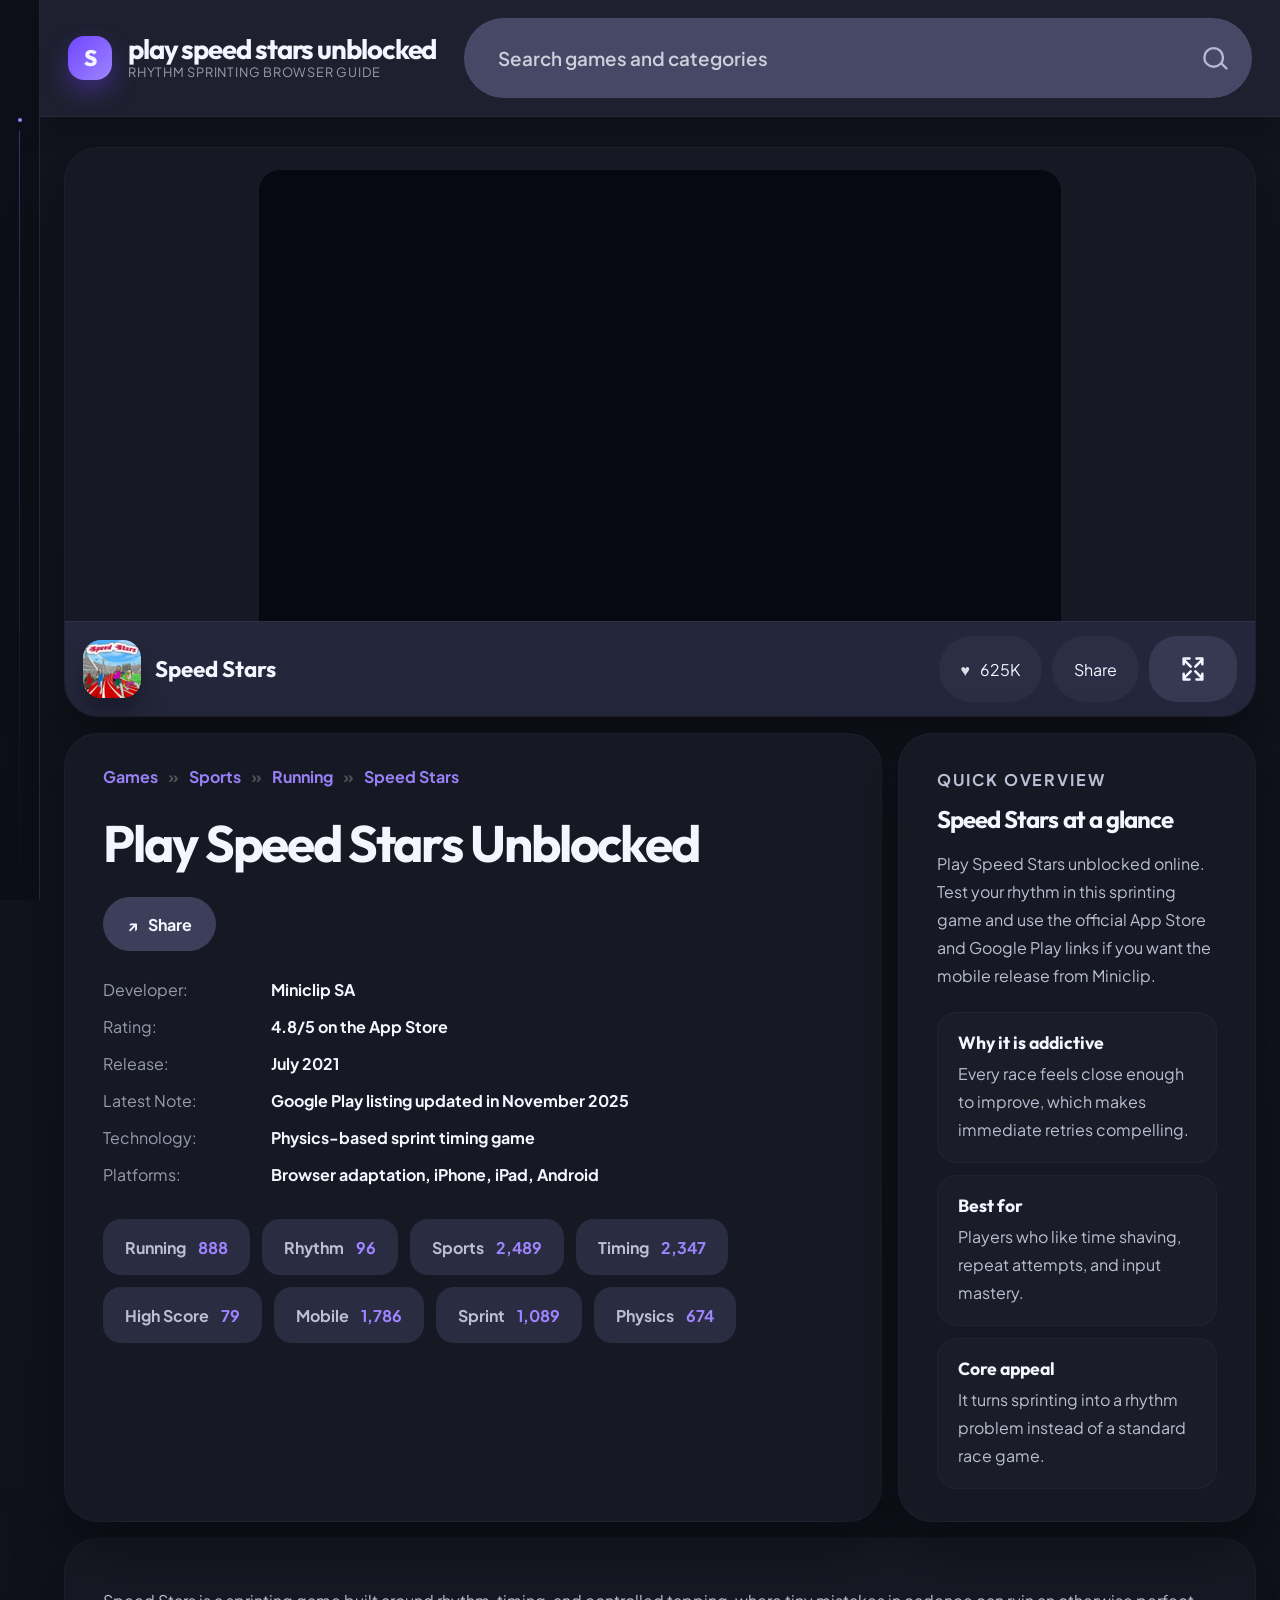
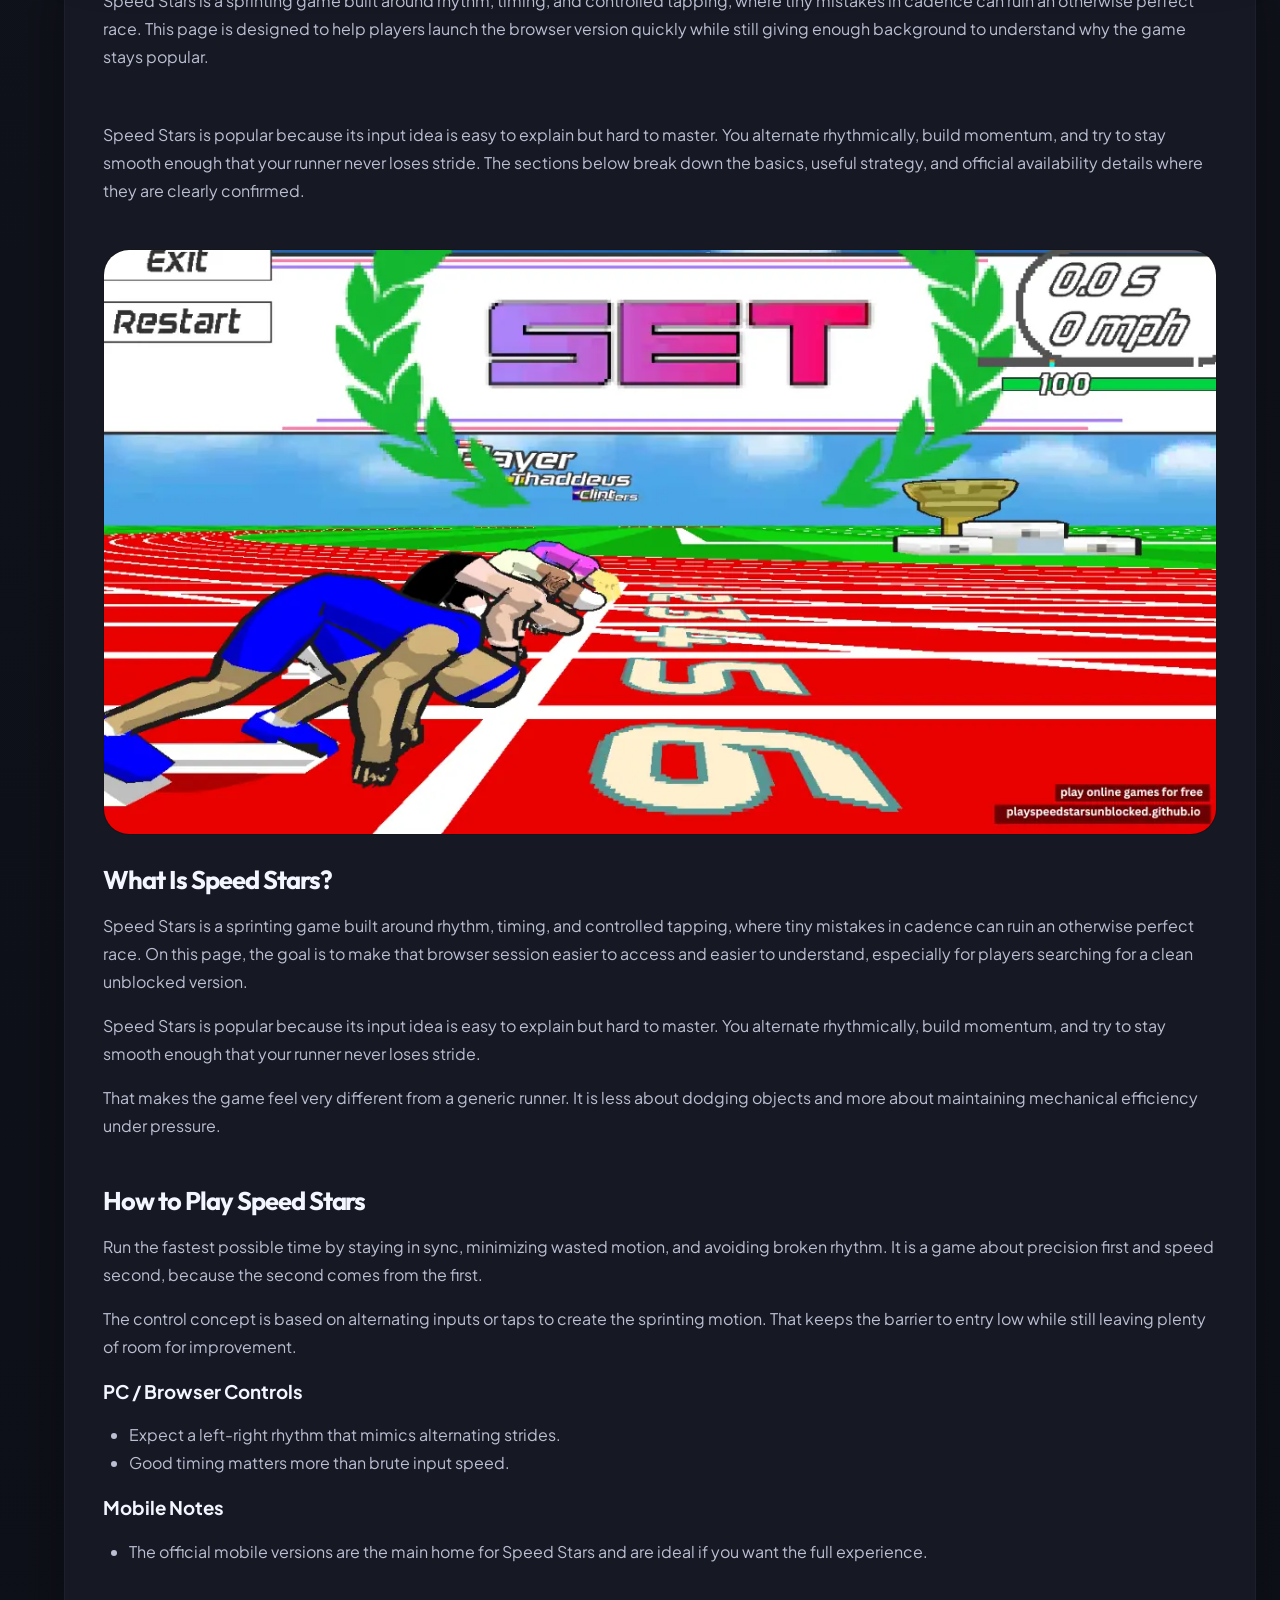
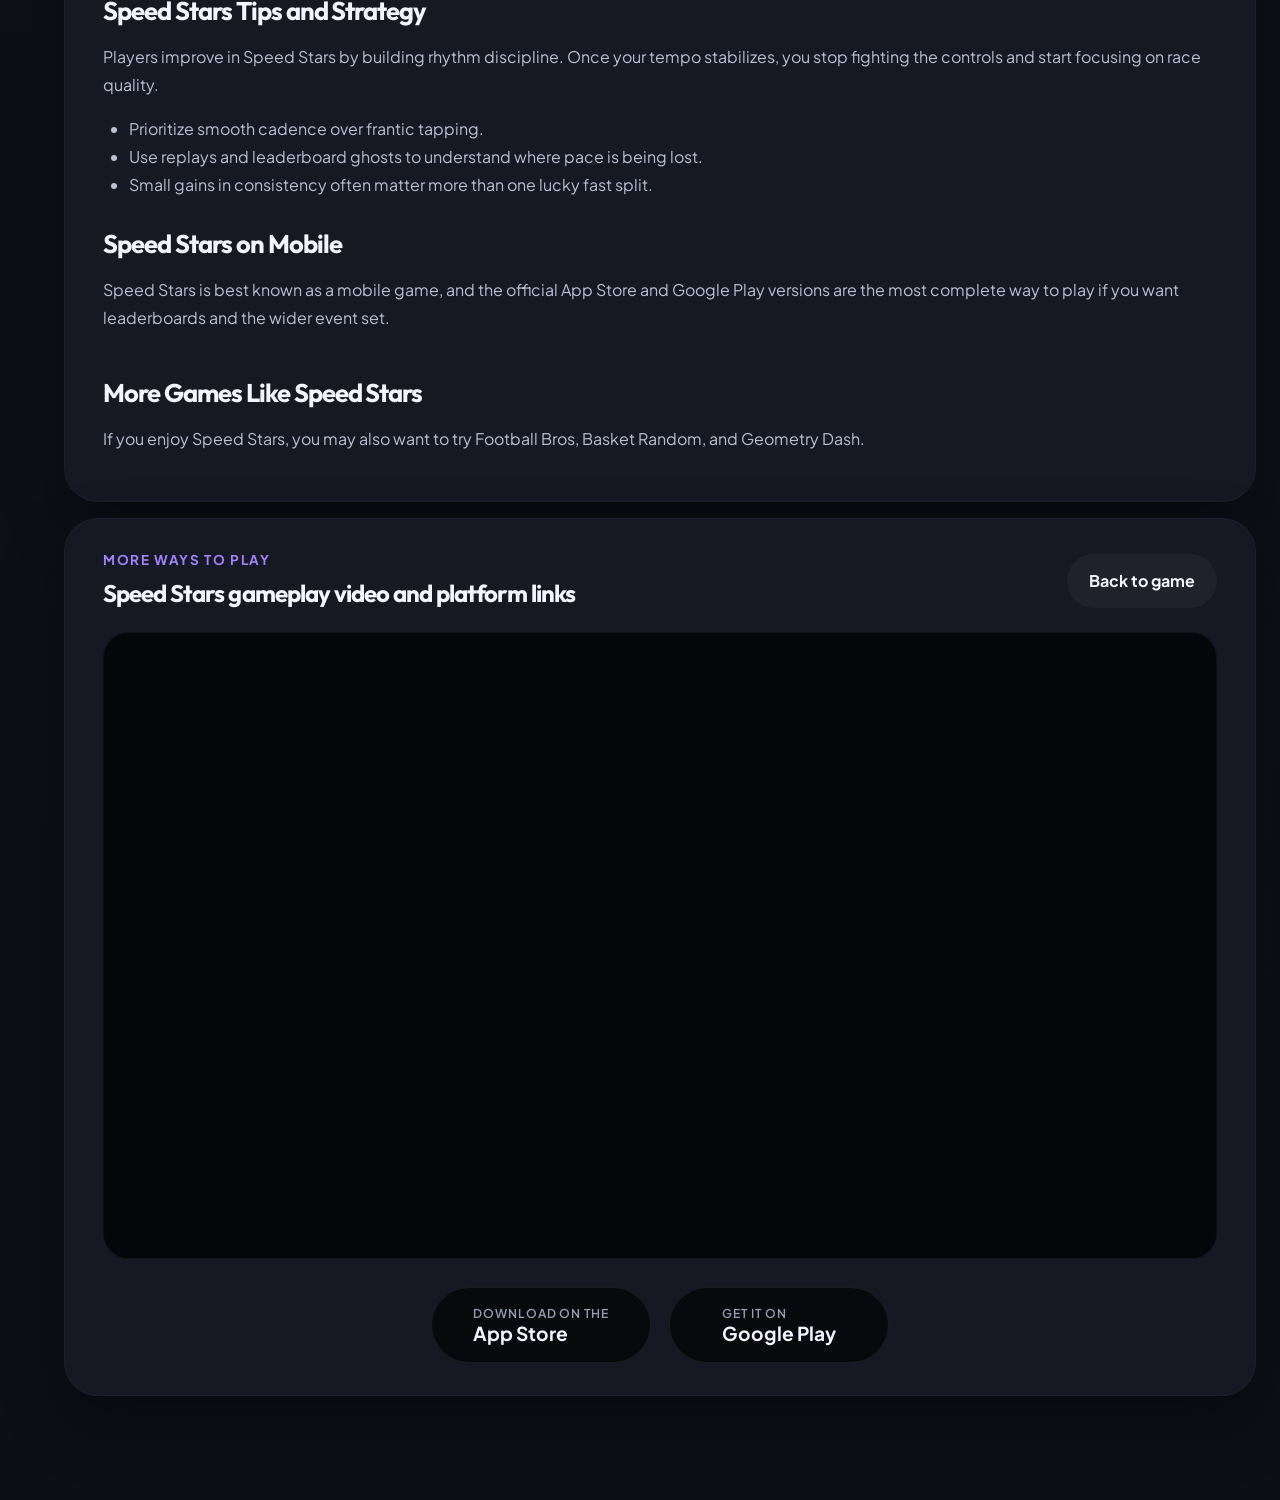
<file: index.html>
<!DOCTYPE html>
<html lang="en">
  <head>
    <meta charset="UTF-8" />
    <meta name="viewport" content="width=device-width, initial-scale=1.0" />
    <title>Play Speed Stars Unblocked</title>
    <meta name="google-site-verification" content="Ca7wrm73zkHCfdu6ORwpKH64FJ55rD04wuT21wCAQSo" />
    <meta name="description" content="Play Speed Stars unblocked online. Test your rhythm in this sprinting game and use the official App Store and Google Play links if you want the mobile release from Miniclip." />
    <meta name="keywords" content="speed stars unblocked, play speed stars online, speed stars browser game, speed stars app store, speed stars google play" />
    <meta name="robots" content="index, follow, max-image-preview:large" />
    <meta name="theme-color" content="#202131" />
    <link rel="canonical" href="https://playspeedstarsunblocked.github.io/" />
    <meta property="og:type" content="website" />
    <meta property="og:title" content="Play Speed Stars Unblocked | Speed Stars Browser Guide" />
    <meta property="og:description" content="Play Speed Stars unblocked online. Test your rhythm in this sprinting game and use the official App Store and Google Play links if you want the mobile release from Miniclip." />
    <meta property="og:url" content="https://playspeedstarsunblocked.github.io/" />
    <meta property="og:image" content="https://playspeedstarsunblocked.github.io/media/Play Speed Stars Unblocked Online For Free.webp" />
    <meta name="twitter:card" content="summary_large_image" />
    <meta name="twitter:title" content="Play Speed Stars Unblocked | Speed Stars Browser Guide" />
    <meta name="twitter:description" content="Play Speed Stars unblocked online. Test your rhythm in this sprinting game and use the official App Store and Google Play links if you want the mobile release from Miniclip." />
    <meta name="twitter:image" content="https://playspeedstarsunblocked.github.io/media/Play Speed Stars Unblocked Online For Free.webp" />
    <link rel="icon" href="media/favicon.webp" type="image/webp" />
    <link rel="apple-touch-icon" href="media/favicon.webp" />
    <link rel="stylesheet" href="styles.css" />
    <script type="application/ld+json">
{
  "@context": "https://schema.org",
  "@graph": [
    {
      "@type": "Organization",
      "@id": "https://playspeedstarsunblocked.github.io/#site-publisher",
      "name": "Speed Stars Browser Guide",
      "url": "https://playspeedstarsunblocked.github.io/",
      "logo": {
        "@id": "https://playspeedstarsunblocked.github.io/#favicon-image"
      }
    },
    {
      "@type": "WebSite",
      "@id": "https://playspeedstarsunblocked.github.io/#website",
      "url": "https://playspeedstarsunblocked.github.io/",
      "name": "Play Speed Stars Unblocked | Speed Stars Browser Guide",
      "description": "Play Speed Stars unblocked online. Test your rhythm in this sprinting game and use the official App Store and Google Play links if you want the mobile release from Miniclip.",
      "inLanguage": "en",
      "publisher": {
        "@id": "https://playspeedstarsunblocked.github.io/#site-publisher"
      },
      "image": [
        "https://playspeedstarsunblocked.github.io/media/Play%20Speed%20Stars%20Unblocked%20Online%20For%20Free.webp",
        "https://playspeedstarsunblocked.github.io/media/Speed%20Stars%20Unblocked.webp",
        "https://playspeedstarsunblocked.github.io/media/favicon.webp"
      ]
    },
    {
      "@type": "WebPage",
      "@id": "https://playspeedstarsunblocked.github.io/#webpage",
      "url": "https://playspeedstarsunblocked.github.io/",
      "name": "Play Speed Stars Unblocked | Speed Stars Browser Guide",
      "description": "Play Speed Stars unblocked online. Test your rhythm in this sprinting game and use the official App Store and Google Play links if you want the mobile release from Miniclip.",
      "inLanguage": "en",
      "isPartOf": {
        "@id": "https://playspeedstarsunblocked.github.io/#website"
      },
      "about": {
        "@id": "https://playspeedstarsunblocked.github.io/#game"
      },
      "primaryImageOfPage": {
        "@id": "https://playspeedstarsunblocked.github.io/#banner-image"
      },
      "image": [
        "https://playspeedstarsunblocked.github.io/media/Play%20Speed%20Stars%20Unblocked%20Online%20For%20Free.webp",
        "https://playspeedstarsunblocked.github.io/media/Speed%20Stars%20Unblocked.webp",
        "https://playspeedstarsunblocked.github.io/media/favicon.webp"
      ],
      "datePublished": "2021-07-01",
      "dateModified": "2025-11-01"
    },
    {
      "@type": "VideoGame",
      "@id": "https://playspeedstarsunblocked.github.io/#game",
      "name": "Speed Stars",
      "alternateName": "Play Speed Stars Unblocked",
      "description": "Play Speed Stars unblocked online. Test your rhythm in this sprinting game and use the official App Store and Google Play links if you want the mobile release from Miniclip.",
      "url": "https://playspeedstarsunblocked.github.io/",
      "mainEntityOfPage": {
        "@id": "https://playspeedstarsunblocked.github.io/#webpage"
      },
      "genre": "Rhythm Sprinting",
      "keywords": "speed stars unblocked, play speed stars online, speed stars browser game, speed stars app store, speed stars google play",
      "applicationCategory": "Game",
      "operatingSystem": "Browser adaptation, iPhone, iPad, Android",
      "gamePlatform": "Browser adaptation, iPhone, iPad, Android",
      "playMode": "SinglePlayer",
      "inLanguage": "en",
      "isAccessibleForFree": true,
      "image": [
        "https://playspeedstarsunblocked.github.io/media/Play%20Speed%20Stars%20Unblocked%20Online%20For%20Free.webp",
        "https://playspeedstarsunblocked.github.io/media/Speed%20Stars%20Unblocked.webp",
        "https://playspeedstarsunblocked.github.io/media/favicon.webp"
      ],
      "screenshot": [
        "https://playspeedstarsunblocked.github.io/media/Play%20Speed%20Stars%20Unblocked%20Online%20For%20Free.webp"
      ],
      "publisher": {
        "@type": "Organization",
        "name": "Miniclip SA"
      },
      "datePublished": "2021-07-01",
      "dateModified": "2025-11-01",
      "sameAs": [
        "https://apps.apple.com/us/app/speed-stars/id1573039936",
        "https://play.google.com/store/apps/details?id=com.lukedoukakis.speedstars&hl=en_US"
      ],
      "subjectOf": {
        "@id": "https://playspeedstarsunblocked.github.io/#gameplay-video"
      }
    },
    {
      "@type": "VideoObject",
      "@id": "https://playspeedstarsunblocked.github.io/#gameplay-video",
      "name": "Speed Stars gameplay video",
      "description": "Gameplay video for Speed Stars.",
      "thumbnailUrl": "https://playspeedstarsunblocked.github.io/media/Play%20Speed%20Stars%20Unblocked%20Online%20For%20Free.webp",
      "embedUrl": "https://www.youtube.com/embed/dgeLcJy4Tys",
      "contentUrl": "https://www.youtube.com/watch?v=dgeLcJy4Tys",
      "isPartOf": {
        "@id": "https://playspeedstarsunblocked.github.io/#webpage"
      },
      "uploadDate": "2025-11-01"
    },
    {
      "@type": "ImageObject",
      "@id": "https://playspeedstarsunblocked.github.io/#banner-image",
      "url": "https://playspeedstarsunblocked.github.io/media/Play%20Speed%20Stars%20Unblocked%20Online%20For%20Free.webp",
      "contentUrl": "https://playspeedstarsunblocked.github.io/media/Play%20Speed%20Stars%20Unblocked%20Online%20For%20Free.webp",
      "caption": "Speed Stars banner artwork"
    },
    {
      "@type": "ImageObject",
      "@id": "https://playspeedstarsunblocked.github.io/#logo-image",
      "url": "https://playspeedstarsunblocked.github.io/media/Speed%20Stars%20Unblocked.webp",
      "contentUrl": "https://playspeedstarsunblocked.github.io/media/Speed%20Stars%20Unblocked.webp",
      "caption": "Speed Stars logo artwork"
    },
    {
      "@type": "ImageObject",
      "@id": "https://playspeedstarsunblocked.github.io/#favicon-image",
      "url": "https://playspeedstarsunblocked.github.io/media/favicon.webp",
      "contentUrl": "https://playspeedstarsunblocked.github.io/media/favicon.webp",
      "caption": "Speed Stars favicon"
    }
  ]
}
    </script>
  </head>
  <body data-share-title="Play Speed Stars Unblocked | Speed Stars Browser Guide" data-share-text="Play Speed Stars unblocked online. Test your rhythm in this sprinting game and use the official App Store and Google Play links if you want the mobile release from Miniclip.">
    <div class="app-shell">
      <div class="side-rail" aria-hidden="true">
        <span class="rail-dot"></span>
        <span class="rail-line"></span>
      </div>

      <div class="app-main">
        <header class="site-header">
          <a class="brand" href="./">
            <span class="brand-badge">S</span>
            <span class="brand-copy">
              <strong>Play Speed Stars Unblocked</strong>
              <small>rhythm sprinting browser guide</small>
            </span>
          </a>

          <form class="search-shell" role="search">
            <svg viewBox="0 0 24 24" aria-hidden="true">
              <path
                d="M21 21l-4.35-4.35m1.35-5.15a8 8 0 11-16 0 8 8 0 0116 0z"
                fill="none"
                stroke="currentColor"
                stroke-linecap="round"
                stroke-linejoin="round"
                stroke-width="2"
              />
            </svg>
            <input
              type="search"
              placeholder="Search games and categories"
              aria-label="Search games and categories"
            />
          </form>
        </header>

        <main class="page-shell">
          <section class="stage-section" id="play">
            <div class="stage-frame">
              <iframe
                id="game-frame"
                class="game-frame"
                title="Speed Stars"
                loading="lazy"
                allow="fullscreen"
                src="embed.html"
              ></iframe>
            </div>

            <div class="stage-footer">
              <div class="stage-game">
                <img class="stage-game-logo" src="media/Speed Stars Unblocked.webp" alt="Speed Stars Unblocked" loading="lazy" />
                <strong>Speed Stars</strong>
              </div>

              <div class="stage-footer-actions">
                <button class="footer-pill" type="button">
                  <span class="pill-icon">♥</span>
                  <span>625K</span>
                </button>
                <button class="footer-pill" type="button" data-share-button>Share</button>
                <button
                  class="footer-pill fullscreen-pill"
                  id="fullscreen-button"
                  type="button"
                  aria-label="Fullscreen"
                  title="Fullscreen"
                >
                  <svg viewBox="0 0 24 24" aria-hidden="true">
                    <path
                      d="M9 3H4v5M15 3h5v5M9 21H4v-5M20 16v5h-5M4 4l6 6M20 4l-6 6M4 20l6-6M20 20l-6-6"
                      fill="none"
                      stroke="currentColor"
                      stroke-linecap="round"
                      stroke-linejoin="round"
                      stroke-width="2.2"
                    />
                  </svg>
                </button>
              </div>
            </div>
          </section>

          <section class="details-grid" id="overview">
            <article class="panel details-panel">
              <nav class="breadcrumbs" aria-label="Breadcrumb">
                <a href="#overview">Games</a><span>»</span><a href="#overview">Sports</a><span>»</span><a href="#overview">Running</a><span>»</span><a href="#overview">Speed Stars</a>
              </nav>
              <h1>Play Speed Stars Unblocked</h1>

              <button class="share-button" type="button" data-share-button>
                <span>↗</span>
                <span>Share</span>
              </button>

              <dl class="meta-list">
                <dt>Developer:</dt><dd><strong>Miniclip SA</strong></dd><dt>Rating:</dt><dd><strong>4.8/5 on the App Store</strong></dd><dt>Release:</dt><dd><strong>July 2021</strong></dd><dt>Latest Note:</dt><dd><strong>Google Play listing updated in November 2025</strong></dd><dt>Technology:</dt><dd><strong>Physics-based sprint timing game</strong></dd><dt>Platforms:</dt><dd><strong>Browser adaptation, iPhone, iPad, Android</strong></dd>
              </dl>
              <div class="tag-cloud">
                <a class="tag-pill" href="#overview"><span>Running</span><span>888</span></a><a class="tag-pill" href="#overview"><span>Rhythm</span><span>96</span></a><a class="tag-pill" href="#overview"><span>Sports</span><span>2,489</span></a><a class="tag-pill" href="#overview"><span>Timing</span><span>2,347</span></a><a class="tag-pill" href="#overview"><span>High Score</span><span>79</span></a><a class="tag-pill" href="#overview"><span>Mobile</span><span>1,786</span></a><a class="tag-pill" href="#overview"><span>Sprint</span><span>1,089</span></a><a class="tag-pill" href="#overview"><span>Physics</span><span>674</span></a>
              </div>
            </article>

            <aside class="panel sidebar-panel">
              <div class="sidebar-block">
                <p class="sidebar-kicker">Quick Overview</p>
                <h2>Speed Stars at a glance</h2>
                <p>Play Speed Stars unblocked online. Test your rhythm in this sprinting game and use the official App Store and Google Play links if you want the mobile release from Miniclip.</p>
              </div>

              <div class="quick-stack">
                <article class="quick-card"><strong>Why it is addictive</strong><p>Every race feels close enough to improve, which makes immediate retries compelling.</p></article><article class="quick-card"><strong>Best for</strong><p>Players who like time shaving, repeat attempts, and input mastery.</p></article><article class="quick-card"><strong>Core appeal</strong><p>It turns sprinting into a rhythm problem instead of a standard race game.</p></article>
              </div>
            </aside>
          </section>

          <section class="panel article-panel">
            <div class="article-intro">
              <p>Speed Stars is a sprinting game built around rhythm, timing, and controlled tapping, where tiny mistakes in cadence can ruin an otherwise perfect race. This page is designed to help players launch the browser version quickly while still giving enough background to understand why the game stays popular.</p>
              <p>Speed Stars is popular because its input idea is easy to explain but hard to master. You alternate rhythmically, build momentum, and try to stay smooth enough that your runner never loses stride. The sections below break down the basics, useful strategy, and official availability details where they are clearly confirmed.</p>
            </div>
            <figure class="article-banner"><img src="media/Play Speed Stars Unblocked Online For Free.webp" alt="Speed Stars Unblocked" loading="lazy" /></figure>
            <div class="article-sections">
              <section class="article-section"><h2>What Is Speed Stars?</h2><p>Speed Stars is a sprinting game built around rhythm, timing, and controlled tapping, where tiny mistakes in cadence can ruin an otherwise perfect race. On this page, the goal is to make that browser session easier to access and easier to understand, especially for players searching for a clean unblocked version.</p><p>Speed Stars is popular because its input idea is easy to explain but hard to master. You alternate rhythmically, build momentum, and try to stay smooth enough that your runner never loses stride.</p><p>That makes the game feel very different from a generic runner. It is less about dodging objects and more about maintaining mechanical efficiency under pressure.</p></section><section class="article-section"><h2>How to Play Speed Stars</h2><p>Run the fastest possible time by staying in sync, minimizing wasted motion, and avoiding broken rhythm. It is a game about precision first and speed second, because the second comes from the first.</p><p>The control concept is based on alternating inputs or taps to create the sprinting motion. That keeps the barrier to entry low while still leaving plenty of room for improvement.</p><h3>PC / Browser Controls</h3><ul><li>Expect a left-right rhythm that mimics alternating strides.</li><li>Good timing matters more than brute input speed.</li></ul><h3>Mobile Notes</h3><ul><li>The official mobile versions are the main home for Speed Stars and are ideal if you want the full experience.</li></ul></section><section class="article-section"><h2>Speed Stars Tips and Strategy</h2><p>Players improve in Speed Stars by building rhythm discipline. Once your tempo stabilizes, you stop fighting the controls and start focusing on race quality.</p><ul><li>Prioritize smooth cadence over frantic tapping.</li><li>Use replays and leaderboard ghosts to understand where pace is being lost.</li><li>Small gains in consistency often matter more than one lucky fast split.</li></ul></section><section class="article-section"><h2>Speed Stars on Mobile</h2><p>Speed Stars is best known as a mobile game, and the official App Store and Google Play versions are the most complete way to play if you want leaderboards and the wider event set.</p></section><section class="article-section"><h2>More Games Like Speed Stars</h2><p>If you enjoy Speed Stars, you may also want to try Football Bros, Basket Random, and Geometry Dash.</p></section>
            </div>
          </section>

          <section class="panel media-panel">
            <div class="media-header">
              <div>
                <p class="section-kicker">More Ways to Play</p>
                <h2>Speed Stars gameplay video and platform links</h2>
              </div>
              <a class="ghost-link" href="#play">Back to game</a>
            </div>

            <div class="video-embed-shell"><iframe class="video-embed" width="560" height="315" src="https://www.youtube.com/embed/dgeLcJy4Tys" title="YouTube video player" frameborder="0" loading="lazy" allow="accelerometer; autoplay; clipboard-write; encrypted-media; gyroscope; picture-in-picture; web-share" referrerpolicy="strict-origin-when-cross-origin" allowfullscreen></iframe></div>

            <div class="store-row">
              <a class="store-badge" href="https://apps.apple.com/us/app/speed-stars/id1573039936" target="_blank" rel="noopener noreferrer" aria-label="Download on the App Store"><span class="store-badge-fallback"><span><small>Download on the</small><strong>App Store</strong></span></span></a><a class="store-badge" href="https://play.google.com/store/apps/details?id=com.lukedoukakis.speedstars&amp;hl=en_US" target="_blank" rel="noopener noreferrer" aria-label="Get it on Google Play"><span class="store-badge-fallback"><span><small>Get it on</small><strong>Google Play</strong></span></span></a>
            </div>
          </section>
        </main>
      </div>

      <a class="back-to-game" href="#play" id="back-to-game">↑ Back to game</a>
    </div>

    <script src="script.js"></script>
  </body>
</html>
</file>
<file: styles.css>
@import url("https://fonts.googleapis.com/css2?family=Outfit:wght@400;500;600;700;800&family=Plus+Jakarta+Sans:wght@400;500;600;700&display=swap");

:root {
  --bg: #0d0f17;
  --bg-elevated: #161823;
  --bg-header: #202131;
  --bg-pill: #3d3f5a;
  --bg-pill-soft: #2b2e44;
  --line: #242739;
  --line-strong: #1d2030;
  --text: #f3f5ff;
  --muted: #989caf;
  --muted-strong: #bbbfd3;
  --accent: #9f84ff;
  --accent-strong: #6f46ff;
  --accent-soft: rgba(159, 132, 255, 0.16);
  --shadow: 0 26px 60px rgba(0, 0, 0, 0.36);
  --radius-xl: 34px;
  --radius-lg: 26px;
  --radius-md: 22px;
  --radius-sm: 18px;
}

* {
  box-sizing: border-box;
}

html {
  scroll-behavior: smooth;
}

body {
  margin: 0;
  min-height: 100vh;
  font-family: "Plus Jakarta Sans", sans-serif;
  color: var(--text);
  overflow-x: hidden;
  background:
    linear-gradient(180deg, rgba(18, 20, 30, 0.98), rgba(13, 15, 23, 0.98)),
    linear-gradient(180deg, #0b0d14 0%, #0f121b 100%);
}

a {
  color: inherit;
  text-decoration: none;
}

button,
input {
  font: inherit;
}

button {
  color: inherit;
}

.app-shell {
  position: relative;
  display: flex;
  min-height: 100vh;
}

.side-rail {
  position: fixed;
  top: 0;
  left: 0;
  bottom: 0;
  width: 40px;
  border-right: 1px solid var(--line);
  background: rgba(7, 9, 15, 0.34);
  z-index: 5;
}

.rail-dot {
  position: absolute;
  top: 118px;
  left: 18px;
  width: 4px;
  height: 4px;
  background: var(--accent);
  border-radius: 999px;
}

.rail-line {
  position: absolute;
  top: 130px;
  bottom: 0;
  left: 19px;
  width: 1px;
  background: linear-gradient(180deg, rgba(159, 132, 255, 0.3), rgba(159, 132, 255, 0));
}

.app-main {
  flex: 1;
  min-width: 0;
  margin-left: 40px;
}

.site-header {
  position: sticky;
  top: 0;
  z-index: 20;
  display: flex;
  align-items: center;
  gap: 28px;
  padding: 18px 28px;
  background: rgba(32, 33, 49, 0.95);
  backdrop-filter: blur(18px);
  border-bottom: 1px solid rgba(255, 255, 255, 0.04);
  box-shadow: 0 12px 26px rgba(0, 0, 0, 0.16);
}

.brand {
  display: inline-flex;
  align-items: center;
  gap: 16px;
  flex: 0 0 auto;
}

.brand-badge {
  display: grid;
  place-items: center;
  width: 44px;
  height: 44px;
  border-radius: 16px;
  background: linear-gradient(135deg, #6f46ff, #9f84ff);
  font-family: "Outfit", sans-serif;
  font-size: 1.4rem;
  font-weight: 800;
  box-shadow: 0 12px 24px rgba(111, 70, 255, 0.36);
}

.brand-copy {
  display: grid;
  gap: 2px;
}

.brand-copy strong {
  font-family: "Outfit", sans-serif;
  font-size: 1.72rem;
  line-height: 0.92;
  letter-spacing: -0.04em;
  text-transform: lowercase;
}

.brand-copy small {
  color: var(--muted);
  font-size: 0.8rem;
  letter-spacing: 0.06em;
  text-transform: uppercase;
}

.search-shell {
  position: relative;
  display: flex;
  align-items: center;
  flex: 1;
  max-width: 860px;
  margin: 0 auto;
}

.search-shell svg {
  position: absolute;
  right: 22px;
  width: 28px;
  height: 28px;
  color: #b8bad1;
  pointer-events: none;
}

.search-shell input {
  width: 100%;
  min-height: 80px;
  padding: 0 72px 0 34px;
  border: 0;
  border-radius: 999px;
  background: #474866;
  color: var(--text);
  outline: none;
  font-size: clamp(1rem, 2vw, 1.18rem);
  font-weight: 600;
  box-shadow: inset 0 0 0 1px rgba(255, 255, 255, 0.02);
}

.search-shell input::placeholder {
  color: #cecfdd;
}

.page-shell {
  width: min(100%, 1680px);
  margin: 0 auto;
  padding: 30px 24px 88px;
}

.stage-section,
.panel {
  margin-bottom: 16px;
}

.stage-section,
.panel {
  background: var(--bg-elevated);
  border: 1px solid rgba(255, 255, 255, 0.03);
  border-radius: var(--radius-xl);
  box-shadow: var(--shadow);
}

.stage-section {
  overflow: hidden;
}

.stage-frame {
  display: flex;
  justify-content: center;
  padding: 22px 22px 0;
  background: transparent;
}

.game-frame {
  display: block;
  width: 70%;
  aspect-ratio: 16 / 9;
  border: 0;
  background: #070912;
  border-radius: 22px 22px 0 0;
}

.stage-footer {
  display: flex;
  align-items: center;
  justify-content: space-between;
  gap: 18px;
  margin-top: 0;
  padding: 14px 18px;
  background: #24263b;
  border-top: 1px solid rgba(255, 255, 255, 0.04);
}

.stage-game {
  display: inline-flex;
  align-items: center;
  gap: 14px;
  min-width: 0;
}

.stage-game-logo {
  display: block;
  width: 58px;
  height: 58px;
  border-radius: 18px;
  object-fit: cover;
  background: #0a0c14;
  box-shadow:
    0 14px 26px rgba(0, 0, 0, 0.28),
    inset 0 0 0 1px rgba(255, 255, 255, 0.05);
  flex: 0 0 auto;
}

.stage-game-badge {
  display: grid;
  place-items: center;
  width: 40px;
  height: 40px;
  border-radius: 14px;
  background: linear-gradient(135deg, #6f46ff, #9f84ff);
  font-family: "Outfit", sans-serif;
  font-size: 1.1rem;
  font-weight: 800;
}

.stage-game strong {
  font-family: "Outfit", sans-serif;
  font-size: 1.4rem;
  font-weight: 700;
  white-space: nowrap;
  overflow: hidden;
  text-overflow: ellipsis;
}

.stage-footer-actions {
  display: flex;
  flex-wrap: wrap;
  justify-content: flex-end;
  gap: 10px;
}

.footer-pill,
.share-button,
.ghost-link,
.store-badge {
  display: inline-flex;
  align-items: center;
  justify-content: center;
  gap: 10px;
  min-height: 54px;
  padding: 0 22px;
  border: 0;
  border-radius: 999px;
  cursor: pointer;
  transition: transform 0.2s ease, background 0.2s ease, color 0.2s ease;
}

.footer-pill {
  background: var(--bg-pill-soft);
  color: var(--text);
}

.fullscreen-pill {
  width: 88px;
  min-width: 88px;
  min-height: 66px;
  padding: 0;
  border-radius: 28px;
  background: #373953;
}

.fullscreen-pill svg {
  width: 28px;
  height: 28px;
  color: #f2f4ff;
}

.fullscreen-pill:hover {
  background: #414463;
}

.pill-icon {
  opacity: 0.88;
}

.footer-pill:hover,
.share-button:hover,
.ghost-link:hover,
.store-badge:hover {
  transform: translateY(-1px);
}

.details-grid {
  display: grid;
  grid-template-columns: minmax(0, 1.6fr) minmax(300px, 0.7fr);
  gap: 16px;
}

.panel {
  padding: 32px 38px;
}

.breadcrumbs {
  display: flex;
  flex-wrap: wrap;
  gap: 10px;
  margin-bottom: 24px;
  color: var(--accent);
  font-weight: 700;
}

.breadcrumbs a {
  opacity: 0.96;
}

.breadcrumbs span {
  color: rgba(255, 255, 255, 0.26);
}

.details-panel h1,
.article-section h2,
.media-header h2,
.sidebar-block h2 {
  margin: 0;
  font-family: "Outfit", sans-serif;
  letter-spacing: -0.04em;
}

.details-panel h1 {
  font-size: clamp(2.4rem, 4vw, 4.2rem);
  margin-bottom: 22px;
}

.share-button {
  padding-inline: 24px;
  margin-bottom: 28px;
  background: var(--bg-pill);
  color: var(--text);
  font-weight: 700;
}

.meta-list {
  display: grid;
  grid-template-columns: minmax(118px, 140px) minmax(0, 1fr);
  gap: 16px 28px;
  margin: 0;
}

.meta-list dt {
  color: var(--muted);
  font-size: 1rem;
}

.meta-list dd {
  margin: 0;
  color: var(--text);
  font-weight: 600;
}

.meta-note,
.meta-link {
  color: var(--accent);
}

.tag-cloud {
  display: flex;
  flex-wrap: wrap;
  gap: 12px;
  margin-top: 34px;
}

.tag-pill {
  display: inline-flex;
  align-items: center;
  gap: 12px;
  min-height: 56px;
  padding: 0 22px;
  border-radius: 18px;
  background: #2a2c41;
  color: var(--muted-strong);
  font-size: 1rem;
  font-weight: 700;
}

.tag-pill span:last-child {
  color: var(--accent);
}

.sidebar-panel {
  display: grid;
  align-content: start;
  gap: 22px;
}

.sidebar-kicker,
.section-kicker {
  margin: 0 0 10px;
  color: var(--accent);
  font-size: 0.84rem;
  font-weight: 700;
  letter-spacing: 0.12em;
  text-transform: uppercase;
}

.sidebar-block p:last-child {
  margin-bottom: 0;
}

.sidebar-panel p,
.article-panel p,
.article-panel li {
  color: var(--muted-strong);
  font-size: 1rem;
  line-height: 1.75;
}

.quick-stack {
  display: grid;
  gap: 12px;
}

.quick-card {
  padding: 18px 20px;
  border-radius: 20px;
  background: rgba(255, 255, 255, 0.02);
  border: 1px solid rgba(255, 255, 255, 0.03);
}

.quick-card strong {
  display: block;
  margin-bottom: 6px;
  font-family: "Outfit", sans-serif;
  font-size: 1.1rem;
}

.quick-card p {
  margin: 0;
}

.article-intro {
  display: grid;
  gap: 18px;
  margin-bottom: 28px;
}

.article-banner {
  margin: 0 0 28px;
  border-radius: 26px;
  overflow: hidden;
  background: #0a0c12;
  border: 1px solid rgba(255, 255, 255, 0.04);
  box-shadow: inset 0 0 0 1px rgba(255, 255, 255, 0.02);
}

.article-banner img {
  display: block;
  width: 100%;
  height: auto;
  aspect-ratio: 1200 / 630;
  object-fit: cover;
}

.article-sections {
  display: grid;
  gap: 28px;
}

.article-section h2 {
  margin-bottom: 12px;
  font-size: clamp(1.6rem, 2vw, 2.2rem);
}

.article-section ul {
  margin: 0;
  padding-left: 26px;
}

.media-panel {
  padding-bottom: 32px;
}

.media-header {
  display: flex;
  align-items: end;
  justify-content: space-between;
  gap: 16px;
  margin-bottom: 24px;
}

.ghost-link {
  background: rgba(255, 255, 255, 0.04);
  color: var(--text);
  font-weight: 700;
}

.video-embed-shell {
  position: relative;
  border-radius: 26px;
  overflow: hidden;
  background: #05060a;
  border: 1px solid rgba(255, 255, 255, 0.04);
  box-shadow: inset 0 0 0 1px rgba(255, 255, 255, 0.02);
  aspect-ratio: 16 / 9;
}

.video-embed {
  display: block;
  width: 100%;
  height: 100%;
  border: 0;
  background: #05060a;
}

.store-row {
  display: flex;
  flex-wrap: wrap;
  justify-content: center;
  gap: 18px;
  margin-top: 28px;
}

.store-note {
  max-width: 780px;
  margin: 0 auto;
  color: var(--muted-strong);
  font-size: 1rem;
  line-height: 1.75;
  text-align: center;
}

.store-badge {
  min-width: 220px;
  background: #08090d;
  border: 1px solid rgba(255, 255, 255, 0.08);
  color: var(--text);
  font-weight: 700;
  overflow: hidden;
}

.store-badge small {
  display: block;
  color: var(--muted);
  font-size: 0.76rem;
  font-weight: 600;
  letter-spacing: 0.08em;
  text-transform: uppercase;
}

.store-badge strong {
  display: block;
  font-size: 1.2rem;
}

.store-badge-image {
  display: block;
  max-width: 220px;
  width: 100%;
  height: auto;
}

.store-badge-fallback {
  display: inline-flex;
  align-items: center;
  justify-content: center;
  min-height: 74px;
}

.back-to-game {
  position: fixed;
  right: 28px;
  bottom: 24px;
  z-index: 30;
  display: inline-flex;
  align-items: center;
  justify-content: center;
  min-height: 76px;
  padding: 0 34px;
  border-radius: 999px;
  background: linear-gradient(135deg, #6f46ff, #6a39ff 62%, #845eff);
  color: #f6f4ff;
  font-family: "Outfit", sans-serif;
  font-size: 1.15rem;
  font-weight: 700;
  letter-spacing: -0.02em;
  box-shadow: 0 20px 42px rgba(80, 37, 255, 0.34);
  opacity: 0;
  visibility: hidden;
  transform: translateY(18px);
  pointer-events: none;
  transition:
    opacity 0.22s ease,
    transform 0.22s ease,
    visibility 0.22s ease;
}

.back-to-game.is-visible {
  opacity: 1;
  visibility: visible;
  transform: translateY(0);
  pointer-events: auto;
}

.back-to-game:hover {
  transform: translateY(-2px);
}

@media (max-width: 1200px) {
  .details-grid {
    grid-template-columns: 1fr;
  }

  .game-frame {
    width: 82%;
  }

}

@media (max-width: 860px) {
  .side-rail {
    display: none;
  }

  .app-main {
    margin-left: 0;
  }

  .site-header {
    gap: 18px;
    padding: 16px 16px 18px;
  }

  .brand-copy strong {
    font-size: 1.42rem;
  }

  .brand-copy small {
    display: none;
  }

  .search-shell input {
    min-height: 62px;
    padding-left: 20px;
    padding-right: 56px;
  }

  .page-shell {
    padding: 16px 12px 110px;
  }

  .panel {
    padding: 24px 20px;
    border-radius: 28px;
  }

  .stage-footer {
    flex-direction: column;
    align-items: stretch;
  }

  .stage-frame {
    padding: 12px 12px 0;
  }

  .game-frame {
    width: 100%;
  }

  .stage-footer-actions {
    justify-content: stretch;
  }

  .footer-pill,
  .share-button,
  .ghost-link,
  .store-badge {
    width: 100%;
  }

  .fullscreen-pill {
    width: 88px;
    min-width: 88px;
  }

  .meta-list {
    grid-template-columns: 1fr;
    gap: 8px;
  }

  .meta-list dt {
    margin-top: 10px;
  }

  .media-header {
    flex-direction: column;
    align-items: flex-start;
  }

  .back-to-game {
    right: 12px;
    left: 12px;
    bottom: 12px;
    min-height: 64px;
  }
}
</file>
